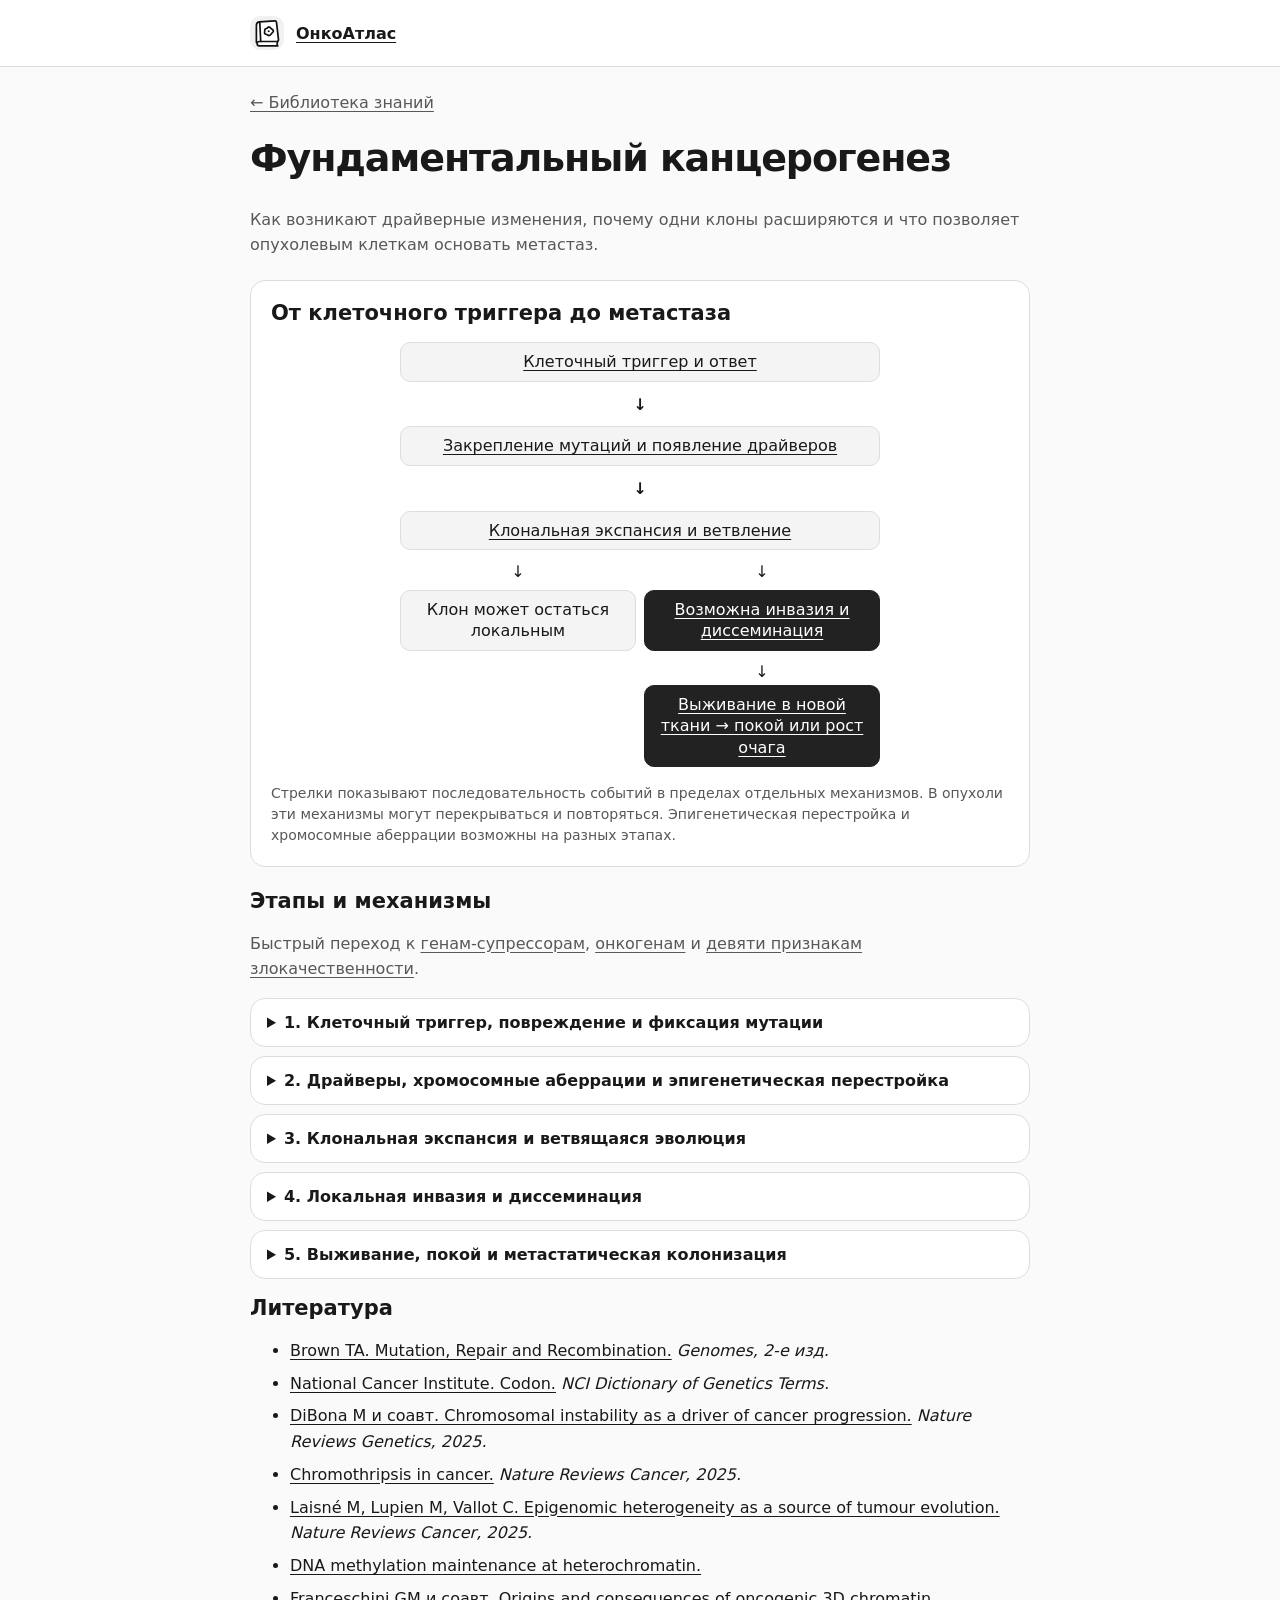
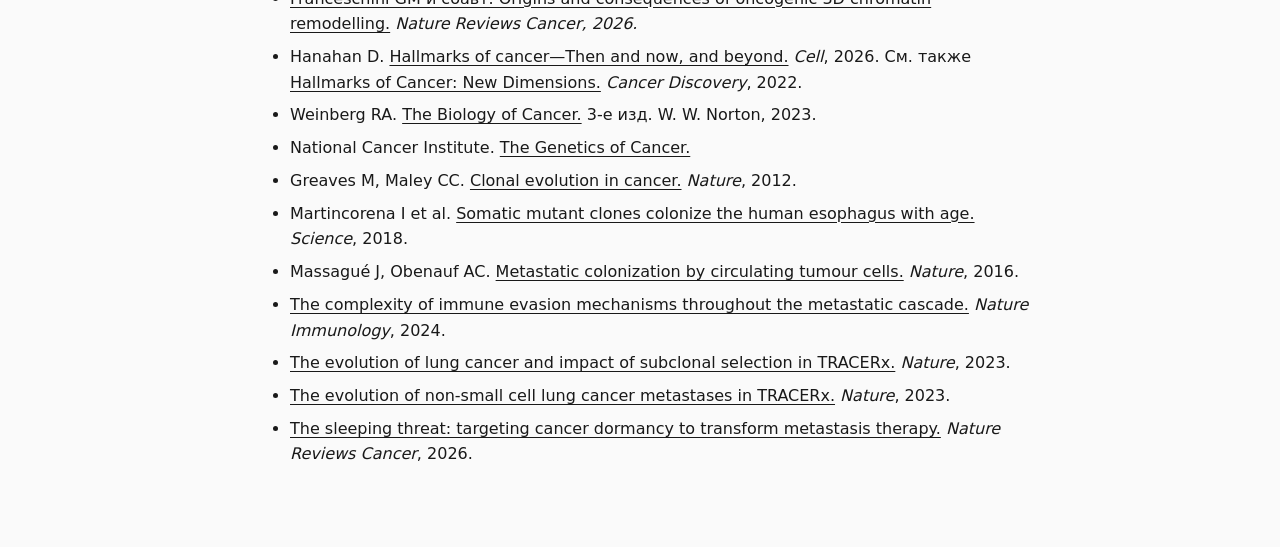
<file: carcinogenesis.html>
<!doctype html>
<html lang="ru">
<head>
  <meta charset="utf-8">
  <meta name="viewport" content="width=device-width, initial-scale=1">
  <title>Фундаментальный канцерогенез — ОнкоАтлас</title>
  <link rel="icon" type="image/svg+xml" href="./atlas-icon.svg">
  <style>
    :root{font-family:Inter,system-ui,-apple-system,Arial,sans-serif;background:#fafafa;color:#191919}
    *{box-sizing:border-box}
    body{margin:0}
    a{color:inherit;text-underline-offset:3px}
    header{background:#fff;border-bottom:1px solid #ddd}
    header div,main{width:min(820px,100%);margin:auto;padding:16px 20px}
    header div{display:flex;align-items:center;gap:12px;font-weight:750}
    main{padding-top:26px;padding-bottom:64px}
    h1{font-size:clamp(27px,5vw,38px);line-height:1.15;letter-spacing:-.03em}
    h2{font-size:21px}
    p,li{line-height:1.6}
    .back,.muted,figcaption{color:#585858}
    figure,details{background:#fff;border:1px solid #ddd;border-radius:15px}
    figure{margin:22px 0;padding:20px}
    figure h2{margin-top:0}
    .path,.branches{list-style:none;margin:0;padding:0;display:grid;justify-items:center;gap:10px}
    .path>li{width:min(100%,480px);text-align:center}
    .path>li+li::before{display:block;content:"↓";font-weight:bold;margin-bottom:9px}
    .node{display:block;background:#f4f4f4;border:1px solid #ddd;border-radius:10px;padding:8px 10px;line-height:1.35}
    .branches{grid-template-columns:1fr 1fr;gap:8px;margin-top:9px}
    .branches li{width:100%;display:grid;align-self:start}
    .branches li::before{content:"↓";margin-bottom:5px}
    .branch-next{margin-top:8px}
    .branches li:last-child .node{background:#222;color:#fff;border-color:#222}
    figcaption{margin-top:16px;font-size:.875rem;line-height:1.5}
    details{margin:9px 0}
    summary{cursor:pointer;padding:14px 16px;font-weight:720}
    details>div{padding:0 16px 14px}
    details p{margin-top:0}
    details[id]{scroll-margin-top:12px}
    .steps{padding-left:1.45rem}
    .steps>li{margin-bottom:.85rem}
    .steps>li::marker{font-weight:700}
    .key-event{background:#f4f4f4;border-left:3px solid #333;padding:10px 12px}
    .hallmark{border-top:1px solid #ddd;margin-top:16px;padding-top:4px}
    .hallmark h4{font-size:1.05rem;margin:12px 0}
    .ref{font-size:.875rem;color:#4e4e4e}
    .references li{margin:.45em 0;overflow-wrap:anywhere}
    @media(max-width:480px){main,header div{padding-inline:14px}figure{padding:14px}.node{font-size:.875rem}}
  </style>
</head>
<body>
  <header><div><img src="./atlas-icon.svg" width="34" height="34" alt=""><a href="./index.html">ОнкоАтлас</a></div></header>
  <main>
    <a class="back" href="./learning-library.html">← Библиотека знаний</a>
    <h1>Фундаментальный канцерогенез</h1>
    <p class="muted">Как возникают драйверные изменения, почему одни клоны расширяются и что позволяет опухолевым клеткам основать метастаз.</p>

    <figure aria-labelledby="path-heading">
      <h2 id="path-heading">От клеточного триггера до метастаза</h2>
      <ol class="path">
        <li><a class="node" href="#damage">Клеточный триггер и ответ</a></li>
        <li><a class="node" href="#drivers">Закрепление мутаций и появление драйверов</a></li>
        <li>
          <a class="node" href="#evolution">Клональная экспансия и ветвление</a>
          <ul class="branches" aria-label="Примеры разных исходов">
            <li><span class="node">Клон может остаться локальным</span></li>
            <li><a class="node" href="#invasion">Возможна инвазия и диссеминация</a><div class="branch-next" aria-hidden="true">↓</div><a class="node" href="#metastasis">Выживание в новой ткани → покой или рост очага</a></li>
          </ul>
        </li>
      </ol>
      <figcaption>Стрелки показывают последовательность событий в пределах отдельных механизмов. В опухоли эти механизмы могут перекрываться и повторяться. Эпигенетическая перестройка и хромосомные аберрации возможны на разных этапах.</figcaption>
    </figure>

    <h2>Этапы и механизмы</h2>
    <p class="muted">Быстрый переход к <a href="#suppressors">генам-супрессорам</a>, <a href="#oncogenes">онкогенам</a> и <a href="#hallmarks">девяти признакам злокачественности</a>.</p>
    <details id="damage">
      <summary>1. Клеточный триггер, повреждение и фиксация мутации</summary>
      <div>
        <p class="key-event"><strong>Ключевое событие.</strong> Изменённая последовательность ДНК становится наследуемой при делении клетки.</p>
        <ol class="steps">
          <li><strong>Первичное нарушение.</strong> Под клеточным триггером здесь понимается исходное нарушение, меняющее состояние клетки или её тканевой ниши. На уровне генома возможны повреждение основания, разрыв цепи или ошибка копирования ДНК. Изменение состояния клетки может также начаться с перестройки регуляции генов при прежней последовательности ДНК.</li>
          <li><strong>Защитный ответ.</strong> Клетка распознаёт повреждение и может временно остановить клеточный цикл. Тип повреждения определяет путь репарации. Успешная репарация восстанавливает последовательность. При сохраняющемся стрессе возможны длительная остановка деления, клеточное старение или гибель.</li>
          <li><strong>Ошибка переживает репарацию.</strong> При копировании ДНК полимераза может вставить неверный нуклеотид. Многие такие ошибки удаляет её корректирующая активность. Оставшиеся ошибочные пары может исправить система репарации неспаренных оснований (MMR). При копировании повреждённой матрицы репликация может остановиться либо продолжиться с обходом повреждения, иногда с появлением ошибки.</li>
          <li><strong>Фиксация замены.</strong> Если неспаренные основания сохраняются до следующей репликации, каждая из двух цепей служит самостоятельной матрицей. Из цепи с ошибочно вставленным нуклеотидом может получиться дуплекс с новой комплементарной парой. Например, исходная пара G:C через промежуточную G:T может дать одну молекулу с G:C и одну с A:T. В последней замена уже записана в обеих цепях и копируется при дальнейших делениях. Это один путь фиксации точечной замены. При ошибочном соединении разрывов наследуемое изменение может возникнуть непосредственно в ходе репарации.</li>
          <li><strong>Последствие для кодона.</strong> В кодирующей области фиксированное изменение ДНК отражается в последовательности мРНК. Рибосома читает её тройками нуклеотидов. Например, замена GAG → GTG в кодирующей цепи ДНК даёт GAG → GUG в мРНК и меняет глутамат на валин. Замена может сохранить аминокислоту, изменить её или создать преждевременный стоп-кодон. Вставка или делеция в кодирующей области со сдвигом рамки меняет чтение последующих кодонов. Фиксация происходит в ДНК независимо от того, расположен вариант внутри кодона, в регуляторной области или в другом участке генома.</li>
        </ol>
        <h3>Два смысла закрепления</h3>
        <p>На молекулярном уровне фиксируется последовательность в конкретной молекуле ДНК. На уровне ткани меняется доля клеток, несущих эту последовательность. Вариант может сохраниться в нескольких потомках и исчезнуть при гибели этой линии. Если он возник в клетке, способной долго поддерживать потомство, у него больше возможностей остаться в ткани. Для последующего обнаружения варианта важна численность клона и то, из какого участка взят образец.</p>
        <p class="ref">Источники <a href="#src-repair">NCBI Bookshelf, репликация и репарация</a>, <a href="#src-codon">NCI, генетический код</a>, <a href="#src-weinberg">Weinberg</a>.</p>
      </div>
    </details>
    <details id="drivers">
      <summary>2. Драйверы, хромосомные аберрации и эпигенетическая перестройка</summary>
      <div>
        <p class="key-event"><strong>Ключевое событие.</strong> Изменение становится драйвером, когда его функциональный эффект даёт клеткам преимущество в данном тканевом контексте.</p>
        <ol class="steps">
          <li><strong>Появление вариантов разных масштабов.</strong> Помимо точечных замен и коротких вставок или делеций возникают хромосомные аберрации. Структурные изменения включают делеции, дупликации, амплификации, инверсии и транслокации. Численные изменения включают приобретение или потерю отдельных хромосом (анеуплоидию). Хромосомная нестабильность означает повышенную частоту новых изменений, тогда как анеуплоидия описывает состояние набора хромосом в конкретной клетке.</li>
          <li><strong>Формирование аберрации.</strong> Двунитевые разрывы ДНК или срыв репликации могут создать фрагменты, которые при ошибочном соединении формируют новые стыки. Ошибка расхождения хромосом даёт дочерним клеткам разное число копий. Отставшая хромосома иногда оказывается в микроядре, где нарушение репликации и повреждение ДНК могут привести к фрагментации. Сборка фрагментов в новом порядке может дать хромотрипсис — множество перестроек, возникших за один эпизод.</li>
          <li><strong>Изменение дозы или функции гена.</strong> Делеция может удалить рабочий аллель супрессора, амплификация — увеличить число копий онкогена, а транслокация — образовать химерный ген или поместить ген рядом с регуляторным элементом, меняющим его экспрессию. При потере гетерозиготности клетка утрачивает один из различавшихся аллелей в данном участке. Это возможно как при делеции, так и без изменения числа копий. У ряда супрессоров важна потеря обеих функциональных копий. При наследственной предрасположенности одна копия может быть изменена исходно, а вторая теряется или инактивируется соматически.</li>
          <li><strong>Перестройка эпигенома.</strong> Метилирование ДНК, модификации гистонов и перестройка положения нуклеосом меняют доступность промоторов и энхансеров. В результате меняются набор активных генов и клеточное состояние. При делении часть этих состояний воспроизводится в потомстве. Например, DNMT1 при участии UHRF1 поддерживает метилирование CpG после репликации, добавляя метильные группы на новой цепи рядом с метилированными участками материнской цепи. Другие состояния зависят от сигналов ниши и могут обратимо меняться.</li>
          <li><strong>Взаимное усиление генетических и эпигенетических изменений.</strong> Метилирование промотора <strong>MLH1</strong> может снизить его экспрессию и вызвать дефицит MMR. Тогда увеличивается вероятность сохранения ошибок репликации, в том числе изменений длины микросателлитов. В обратном направлении варианты в генах, регулирующих хроматин, способны менять доступность регуляторных участков и программу транскрипции.</li>
          <li><strong>Функциональный отбор.</strong> Активация онкогена может усиливать сигнал деления, инактивация супрессора — ослаблять контроль роста, а дефект репарации — повышать темп накопления новых вариантов. Одни изменения становятся драйверами в данной ткани. Пассажирские варианты могут распространиться вместе с таким изменением, поскольку находятся в тех же клетках и наследуются их потомками.</li>
        </ol>
        <h3 id="suppressors">Как выключаются гены-супрессоры опухолей</h3>
        <ol class="steps">
          <li><strong>Утрата функции аллеля.</strong> Нонсенс-вариант, сдвиг рамки, нарушение сплайсинга или делеция могут снизить количество функционального белка. Некоторые миссенс-варианты нарушают его активность. Метилирование промотора может подавить транскрипцию сохранённого гена.</li>
          <li><strong>Утрата остаточной функции.</strong> В классической модели двух событий для <i>RB1</i> вторая функциональная копия может исчезнуть при делеции или потере гетерозиготности без изменения числа копий. При наследственной предрасположенности первый патогенный вариант уже присутствует в зародышевой линии. Есть и другие модели. При гаплонедостаточности снижение дозы одной копии имеет фенотипический эффект. Некоторые варианты <i>TP53</i> оказывают доминантно-негативное действие на комплексы с белком дикого типа.</li>
          <li><strong>Обход контрольной точки.</strong> В норме pRB связывает E2F и ограничивает транскрипцию генов S-фазы. При утрате <i>RB1</i> этот барьер ослабевает. Тот же путь может быть нарушен без мутации <i>RB1</i>. Например, потеря p16, продукта <i>CDKN2A</i>, снимает торможение CDK4/6 и облегчает фосфорилирование pRB. При утрате ответа p53 снижается способность клетки индуцировать p21 и остановить цикл при повреждении ДНК.</li>
        </ol>
        <p class="key-event"><strong>Ключевое событие.</strong> Клетка продолжает делиться в условиях, в которых неповреждённая контрольная система ограничила бы рост или запустила другой защитный ответ.</p>
        <h4 id="knudson">Гипотеза двух ударов Кнудсона</h4>
        <p>В 1971 году Кнудсон по распределению возраста диагностики и числа очагов ретинобластомы предположил, что для её возникновения нужны два события. Сегодня классическую модель объясняют утратой функции обеих копий <i>RB1</i> в одной клеточной линии.</p>
        <ul>
          <li><strong>Наследственная предрасположенность.</strong> Конституциональный патогенный вариант уже затрагивает одну копию <i>RB1</i>. Независимый соматический удар в разных клетках сетчатки объясняет возможность ранних, множественных и двусторонних очагов.</li>
          <li><strong>Спорадический путь.</strong> Оба события возникают соматически в одной клеточной линии. Второй удар может быть связан с делецией, потерей гетерозиготности без изменения числа копий или другим инактивирующим событием.</li>
        </ul>
        <p>Гипотеза описывает классический путь инактивации супрессора. Для других генов важны также гаплонедостаточность и доминантно-негативные эффекты. Один вариант в опухолевом образце сам по себе не устанавливает его герминальное происхождение.</p>
        <p class="ref"><a href="https://pubmed.ncbi.nlm.nih.gov/5279523/">Кнудсон, PNAS, 1971 · первичное исследование</a>.</p>
        <h3 id="oncogenes">Как активируются протоонкогены и блокируются онкогенные сигналы</h3>
        <ol class="steps">
          <li><strong>Усиление активности или экспрессии.</strong> Активирующий вариант <i>KRAS</i> может увеличить долю белка в активном ГТФ-связанном состоянии. Амплификация <i>ERBB2</i> повышает дозу гена и может увеличить количество рецептора HER2. При перестройке <i>BCR::ABL1</i> образуется белок со стойкой активностью тирозинкиназы. Перенос гена в область действия активного энхансера также может усилить экспрессию.</li>
          <li><strong>Передача сигнала.</strong> Сигнальные каскады, например RAF–MEK–ERK и PI3K–AKT, меняют транскрипцию, клеточный цикл и выживание. Для ряда активирующих вариантов достаточно одной копии, чтобы изменить сигнал на уровне клетки. Появление опухоли зависит от ткани, дополнительных событий и сохранности защитных ответов.</li>
          <li><strong>Ограничение сигнала.</strong> В норме сигнал прекращают, среди прочего, гидролиз ГТФ белками RAS, фосфатазы и отрицательные обратные связи. Сильный онкогенный сигнал в некоторых клетках запускает старение через системы p53 или p16–pRB. При утрате этих барьеров клон может пережить сигнал и расшириться. Подавление активности онкогенного продукта способно ослабить рост зависимого от него клона, но опухолевые клетки могут поддерживать рост через другие пути.</li>
        </ol>
        <p class="key-event"><strong>Ключевое событие.</strong> Онкогенный сигнал становится устойчивым, а клетка приобретает способность использовать его для роста или выживания.</p>
        <h3>Как различаются изменения последовательности и регуляции</h3>
        <p>Утрата экспрессии гена может иметь несколько механизмов. При делеции удаляется часть последовательности или весь ген. При эпигенетическом выключении последовательность может сохраниться, а транскрипция снижается из-за изменения состояния промотора и окружающего хроматина. При перестройке генома может измениться трёхмерное соседство регуляторных участков. Например, энхансер может начать действовать на другой промотор. Тогда белок сохраняет прежнюю последовательность, а его количество или условия экспрессии меняются.</p>
        <p>Эпигенетическая перестройка бывает неоднородной. В опухолевом геноме могут одновременно наблюдаться общее снижение метилирования в одних областях и локальное повышение метилирования в других. Функциональный эффект зависит от того, где расположено изменение и какие регуляторные элементы работают в этой клетке. При наследовании состояния через деления сохраняется программа экспрессии, а степень её устойчивости зависит от механизмов поддержания и сигналов ткани.</p>
        <p class="ref">Источники <a href="#src-cin">DiBona и соавт.</a>, <a href="#src-chromo">обзор хромотрипсиса</a>, <a href="#src-epi">Laisné и соавт.</a>, <a href="#src-3d">Franceschini и соавт.</a>, <a href="#src-methylation">поддержание метилирования ДНК</a>, <a href="#src-nci">NCI</a>, <a href="#src-hanahan">Hanahan</a>.</p>
      </div>
    </details>
    <details id="evolution">
      <summary>3. Клональная экспансия и ветвящаяся эволюция</summary>
      <div>
        <p class="key-event"><strong>Ключевое событие.</strong> Экспансия изменённой клеточной линии создаёт популяцию, внутри которой возникают и отбираются новые субклоны.</p>
        <ol class="steps">
          <li><strong>Расширение клона.</strong> Если потомки изменённой клетки чаще делятся, реже погибают или дольше удерживаются в нише, их доля может вырасти. В ткани при этом могут сосуществовать несколько независимо возникших клонов.</li>
          <li><strong>Ветвление.</strong> В разных потомках возникают дополнительные варианты. Изменения, общие для обследованных опухолевых клеток, относят к стволу реконструированного дерева. Изменения отдельных субклонов формируют ветви. Вывод зависит от полноты отбора образцов.</li>
          <li><strong>Отбор и дрейф.</strong> Пространственные различия снабжения кислородом и взаимодействия с иммунной системой создают разные условия отбора. Численность субклонов также меняется случайно, особенно при резком сокращении популяции.</li>
          <li><strong>Формирование функций опухоли.</strong> В ходе роста могут сочетаться устойчивый пролиферативный сигнал, уклонение от гибели, поддержание теломер, метаболическая адаптация, использование сосудов и иммунное уклонение. Пластичность позволяет клеткам одного генотипа переходить между состояниями с разной пролиферативной и миграционной активностью.</li>
        </ol>
        <h3>Что формирует неоднородность</h3>
        <p>Клональная экспансия увеличивает число клеток, в которых могут возникать новые варианты. При ветвящейся эволюции несколько субклонов сосуществуют и конкурируют. Состав разных участков опухоли может отличаться, поскольку доступ к кислороду, строме и иммунным клеткам неодинаков. Наряду с отбором частоты вариантов меняются вследствие случайного дрейфа и резких сокращений численности популяции. Поэтому распространённость варианта сама по себе не доказывает, что он обеспечил преимущество. Мультирегионное секвенирование помогает отличить изменения, общие для нескольких участков, от обнаруживаемых только в части образцов.</p>
        <h3>Генотип и состояние клетки</h3>
        <p>Клетки одного субклона могут различаться по экспрессии генов и способности делиться или мигрировать. Гипоксия, воспалительные сигналы и контакт со стромой способны изменять клеточное состояние без появления новой мутации. Эта пластичность дополняет генетическую гетерогенность. В результате полезное в одной нише свойство может оказаться нейтральным или неблагоприятным в другой. Свойства злокачественности складываются из взаимодействия нескольких клеточных программ, а также из вклада окружающих клеток.</p>
        <h3>Что меняется при переходе от экспансии к прогрессии</h3>
        <p>Преимущество, способствующее росту раннего клона, может сохраняться и в поздней опухоли. Для прогрессии могут потребоваться дополнительные функции, например способность переносить недостаток питания или выживать при потере контакта с привычным матриксом. Такие функции могут возникать в разных ветвях независимо. Это объясняет, почему эволюционно разные субклоны иногда приходят к сходному фенотипу.</p>
        <section aria-labelledby="clonal-resistance">
          <h3 id="clonal-resistance">Клональная эволюция и резистентность</h3>
          <p>Выберите этап условного НМРЛ. A обозначает общее изменение на стволе дерева, B и C — изменения разных ветвей. Буквы иллюстрируют родство клонов.</p>
          <details name="clonal-course" open>
            <summary>Первичная опухоль</summary>
            <div><p><strong>Общее изменение A → ветви A+B и A+C.</strong> Если биопсия пришлась на участок A+B, лаборатория может обнаружить оба этих изменения. Ветвь A+C может остаться за пределами образца.</p></div>
          </details>
          <details name="clonal-course">
            <summary>Метастаз</summary>
            <div><p><strong>Ветвь A+C → дочерняя популяция в другом органе.</strong> Метастаз может сохранить общие изменения и приобрести новые. В TRACERx многорегионный отбор позволял точнее оценить время расхождения ветвей. Данные получены в когорте НМРЛ и зависят от доступных образцов.</p></div>
          </details>
          <details name="clonal-course">
            <summary>Прогрессирование после терапии</summary>
            <div><p><strong>Сокращение чувствительных клеток → относительный рост устойчивой ветви.</strong> Терапия может отобрать малочисленный исходный субклон. Новое изменение может также закрепиться в выжившей популяции. Обнаружение варианта только при прогрессировании само по себе не датирует его возникновение.</p></div>
          </details>
          <p><strong>Три механизма выживания.</strong> Генетическая резистентность связана с наследуемым изменением, например с изменением мишени или активацией обходного пути. Обратимую лекарственную толерантность показали в клеточных моделях, где выживающая субпопуляция меняла состояние и могла вновь стать чувствительной. Смену клеточной линии наблюдали и в биопсиях пациентов: после ингибиторов EGFR часть аденокарцином трансформировалась в мелкоклеточный рак. ДНК-тест плазмы не определяет гистотип, поэтому при подозрении на трансформацию значима морфология повторной биопсии, если её можно получить.</p>
          <p class="ref"><a href="https://www.nature.com/articles/s41586-023-05729-x">TRACERx, Nature, 2023</a> · <a href="https://pubmed.ncbi.nlm.nih.gov/20371346/">Sharma и соавт., Cell, 2010</a> · <a href="https://pubmed.ncbi.nlm.nih.gov/21430269/">Sequist и соавт., Sci Transl Med, 2011</a>.</p>
          <p><a href="./index.html#card/c001">Аденокарцинома лёгкого</a></p>
        </section>
        <section aria-labelledby="hallmarks">
          <h3 id="hallmarks">Как формируются девять признаков злокачественности</h3>
          <p>Модель Hanahan 2026 года описывает девять приобретаемых функций опухоли. Ниже показаны типичные последовательности внутри каждой функции. Они могут возникать в разном порядке, перекрываться и обеспечиваться совместно опухолевыми клетками и микроокружением.</p>
        <article class="hallmark" id="hallmark-proliferation">
          <h4>Устойчивый пролиферативный сигнал</h4>
          <p class="key-event"><strong>Ключевое событие.</strong> Сигнал сохраняется или повторно запускается там, где в норме он прекращается.</p>
          <ol class="steps">
          <li><strong>Запуск.</strong> Активирующий вариант сигнального белка, избыток рецепторов или поступление факторов роста от самого клона и стромы поддерживают входной сигнал.</li>
          <li><strong>Передача.</strong> Сигналы через ERK и другие каскады меняют уровни регуляторов клеточного цикла, включая циклины.</li>
          <li><strong>Результат.</strong> При доступных ресурсах и ослабленных контрольных точках больше клеток входит в цикл и даёт потомство.</li>
          </ol>
        </article>
        <article class="hallmark" id="hallmark-growth-suppression">
          <h4>Уклонение от подавления роста</h4>
          <p class="key-event"><strong>Ключевое событие.</strong> Ослабевает способность остановить цикл при повреждении или антипролиферативном сигнале.</p>
          <ol class="steps">
          <li><strong>Обычный барьер.</strong> Повреждение ДНК может активировать p53–p21, а pRB ограничивает E2F и вход в S-фазу.</li>
          <li><strong>Обход.</strong> Утрата супрессора или нарушение его сигнального пути снижает ответ на тормозящий сигнал. Механизмы разобраны в <a href="#suppressors">блоке о супрессорах</a>.</li>
          <li><strong>Результат.</strong> Клетка может пройти контрольную точку и передать изменения потомству.</li>
          </ol>
        </article>
        <article class="hallmark" id="hallmark-cell-death">
          <h4>Устойчивость к клеточной гибели</h4>
          <p class="key-event"><strong>Ключевое событие.</strong> Порог активации гибели повышается, и часть клеток переживает стресс.</p>
          <ol class="steps">
          <li><strong>Стресс.</strong> Сигналы повреждения, дефицита ресурсов или отрыва от матрикса могут запустить апоптоз.</li>
          <li><strong>Обход.</strong> Избыток антиапоптотических белков, например BCL-2 в некоторых опухолях, ограничивает активацию BAX/BAK. Тогда митохондрии реже высвобождают цитохром c, необходимый для запуска этого пути каспаз.</li>
          <li><strong>Результат.</strong> Клетки переживают условия, которые могли бы сократить численность клона. У других опухолей сопротивление гибели может опираться на другие механизмы.</li>
          </ol>
        </article>
        <article class="hallmark" id="hallmark-immortality">
          <h4>Репликативное бессмертие</h4>
          <p class="key-event"><strong>Ключевое событие.</strong> Поддержание теломер позволяет клеточной линии пройти больше делений.</p>
          <ol class="steps">
          <li><strong>Укорочение теломер.</strong> При серии делений чрезмерно короткие теломеры запускают ответ на повреждение и могут вызвать остановку цикла.</li>
          <li><strong>Кризис.</strong> При обходе контрольных точек незащищённые концы хромосом могут сливаться и разрываться. Часть клеток погибает, а в выживших могут появляться перестройки.</li>
          <li><strong>Стабилизация.</strong> Реактивация теломеразы или рекомбинационный механизм альтернативного удлинения теломер (ALT) могут поддержать теломеры. У некоторых клеток стабилизация происходит до выраженного кризиса.</li>
          </ol>
        </article>
        <article class="hallmark" id="hallmark-vasculature">
          <h4>Получение доступа к сосудам</h4>
          <p class="key-event"><strong>Ключевое событие.</strong> Растущий очаг получает доступ к кровотоку через новые или существующие сосуды.</p>
          <ol class="steps">
          <li><strong>Потребность.</strong> По мере роста диффузия кислорода и питательных веществ ограничивает жизнеспособность части опухоли.</li>
          <li><strong>Ответ.</strong> Гипоксия может стабилизировать HIF и повысить экспрессию VEGF, стимулируя прорастание сосудов. При кооптации опухолевые клетки растут вдоль уже существующих сосудов ткани.</li>
          <li><strong>Результат.</strong> Доступ к кровотоку поддерживает рост очага. Неоднородность перфузии сохраняет участки гипоксии и влияет на отбор клеток.</li>
          </ol>
        </article>
        <article class="hallmark" id="hallmark-metabolism">
          <h4>Перестройка клеточного метаболизма</h4>
          <p class="key-event"><strong>Ключевое событие.</strong> Клетка перераспределяет питательные вещества между энергией, синтезом биомассы и защитой от стресса.</p>
          <ol class="steps">
          <li><strong>Сигнал.</strong> Пролиферативные пути и условия ниши меняют транспорт питательных веществ и экспрессию ферментов.</li>
          <li><strong>Адаптация.</strong> В части опухолей усиливается гликолиз даже при наличии кислорода. Его промежуточные продукты могут идти на синтез макромолекул. Митохондриальное дыхание и использование других субстратов также могут сохраняться.</li>
          <li><strong>Результат.</strong> Субклоны получают разные преимущества в зависимости от снабжения кислородом, глюкозой и другими субстратами.</li>
          </ol>
        </article>
        <article class="hallmark" id="hallmark-immune-evasion">
          <h4>Уклонение от иммунного уничтожения</h4>
          <p class="key-event"><strong>Ключевое событие.</strong> Часть опухолевых клеток сохраняется под иммунным давлением.</p>
          <ol class="steps">
          <li><strong>Распознавание.</strong> Т-лимфоциты могут распознавать опухолевые антигены на молекулах HLA класса I и уничтожать соответствующие клетки.</li>
          <li><strong>Отбор и подавление.</strong> Под иммунным давлением могут сохраняться варианты с потерей антигена или нарушенной презентацией. Сигнал PD-L1–PD-1 и факторы местной стромы могут ограничивать активность Т-клеток.</li>
          <li><strong>Результат.</strong> Менее заметные клетки или клетки в иммуносупрессивной нише получают преимущество в выживании. Уменьшение HLA класса I может одновременно повысить чувствительность к NK-клеткам.</li>
          </ol>
        </article>
        <article class="hallmark" aria-labelledby="antigen-camouflage">
          <h4 id="antigen-camouflage">Антигенный камуфляж опухолевых клеток</h4>
          <p>Здесь «антигенный камуфляж» означает физическое экранирование поверхности опухолевой клетки. Богатый муцинами гликокаликс может создавать стерический барьер для контакта иммунной клетки с мишенью. В экспериментальных моделях такой барьер снижал эффективность цитотоксического контакта.</p>
          <p><strong>Различайте три механизма.</strong> При экранировании поверхностная мишень сохраняется, но доступ к ней ограничен. При утрате антигена или дефекте презентации уменьшается количество доступных комплексов пептид–HLA. При сигнале PD-1–PD-L1 ограничивается активация Т-клетки. Механизмы могут сочетаться.</p>
          <p>Экспериментальные данные подтверждают возможность механизма. Клиническое значение зависит от типа опухоли и иммунного ответа, а измерение толщины гликокаликса не является установленным критерием выбора терапии.</p>
          <p class="ref"><a href="https://www.nature.com/articles/s41563-024-01808-0">Nature Materials, 2024 · экспериментальное исследование гликокаликса</a>.</p>
        </article>
        <article class="hallmark" id="hallmark-plasticity">
          <h4>Фенотипическая пластичность</h4>
          <p class="key-event"><strong>Ключевое событие.</strong> Клетки меняют состояние и приобретают свойства, важные для текущей ниши.</p>
          <ol class="steps">
          <li><strong>Сигнал.</strong> Гипоксия, взаимодействие со стромой и изменения внутриклеточных путей могут перестраивать транскрипцию и доступность хроматина.</li>
          <li><strong>Переход.</strong> Клетка может ослабить программу дифференцировки, приобрести свойства самоподдержания или перейти в другое состояние клеточной линии. Часть переходов обратима.</li>
          <li><strong>Результат.</strong> Потомки одной генетической линии могут различаться по способности делиться, переживать стресс и мигрировать. Условия ткани влияют на долю каждого состояния.</li>
          </ol>
        </article>
        <article class="hallmark" id="hallmark-spread">
          <h4>Инвазия и метастазирование</h4>
          <p class="key-event"><strong>Ключевое событие.</strong> Диссеминированная клетка даёт потомство, способное устойчиво расти в другой ткани.</p>
          <ol class="steps">
          <li><strong>Локальная инвазия.</strong> Перестройка адгезии и матрикса облегчает перемещение через тканевые границы.</li>
          <li><strong>Диссеминация.</strong> Клетки достигают другого участка по сосудистому пути либо, в подходящем анатомическом контексте, распространяются по серозной полости.</li>
          <li><strong>Колонизация.</strong> В новой нише клетки могут погибнуть, перейти в покой или дать растущий очаг. Последовательность подробно раскрыта в этапах <a href="#invasion">инвазии</a> и <a href="#metastasis">колонизации</a>.</li>
          </ol>
        </article>
        </section>
        <h3>Что способствует формированию признаков</h3>
        <ul class="steps">
          <li><strong>Утрата целостности генома.</strong> Дефекты репарации, репликационный стресс или ошибки сегрегации увеличивают разнообразие вариантов. Отбор может закрепить варианты, поддерживающие рост или выживание.</li>
          <li><strong>Опухоль-промотирующее воспаление.</strong> Сигналы иммунных и стромальных клеток могут поддерживать выживание и пролиферацию, изменять сосуды и перестраивать матрикс. Эффект зависит от состава клеток и контекста воспаления.</li>
          <li><strong>Немутационная эпигенетическая перестройка.</strong> Изменение хроматина и регуляции транскрипции меняет состояние клетки без замены нуклеотида. Это может поддерживать адаптацию к нише и усиливать другие признаки.</li>
          <li><strong>Микробиота.</strong> В отдельных опухолевых контекстах микробные сообщества и их продукты меняют воспалительные сигналы и противоопухолевый иммунитет. Вклад зависит от локализации и состава микробиоты.</li>
          <li><strong>Иннервация.</strong> В некоторых опухолях нервные волокна и медиаторы меняют сигналы роста и поведение клеток стромы. Опухоль, в свою очередь, может выделять факторы, влияющие на рост нервных волокон.</li>
        </ul>
        <p>В модели 2026 года эти пять характеристик способствуют приобретению опухолевых функций. Сенесцентные клетки рассматриваются среди клеток микроокружения. Их секреторные сигналы в некоторых условиях поддерживают воспаление и перестройку ткани.</p>
        <p class="ref">Модель и механизмы <a href="#src-hanahan">Hanahan, Cell, 2026</a>.</p>
        <p class="ref">Источники <a href="#src-clones">Greaves и Maley</a>, <a href="#src-normal">Martincorena и соавт.</a>, <a href="#src-tracerx">TRACERx</a>, <a href="#src-hanahan">Hanahan</a>, <a href="#src-epi">Laisné и соавт.</a>.</p>
      </div>
    </details>
    <details id="invasion">
      <summary>4. Локальная инвазия и диссеминация</summary>
      <div>
        <p class="key-event"><strong>Ключевое событие.</strong> Опухолевые клетки пересекают тканевую границу и получают доступ к путям распространения.</p>
        <ol class="steps">
          <li><strong>Выход в строму.</strong> Для эпителиальной опухоли локальная инвазия означает прохождение через базальную мембрану. Изменения адгезии, клеточной подвижности и внеклеточного матрикса позволяют клеткам перемещаться поодиночке или коллективно. Частичная эпителиально-мезенхимальная пластичность может облегчать этот переход.</li>
          <li><strong>Интравазация.</strong> При сосудистом пути отдельные клетки или кластеры проникают в кровеносные или лимфатические сосуды. При транскоэломическом распространении клетки отсоединяются и распространяются по серозной полости.</li>
          <li><strong>Выживание в пути.</strong> В кровотоке клетки сталкиваются с механической нагрузкой, иммунным надзором и потерей опоры на матрикс, которая способна вызвать аноикис — форму клеточной гибели. Состав кластера и взаимодействие с клетками крови могут менять шансы на выживание.</li>
          <li><strong>Задержка и экстравазация.</strong> Выжившие клетки могут задержаться в сосудистом русле органа, взаимодействовать с эндотелием и выйти через сосудистую стенку. При распространении по серозной полости сопоставимый барьер — прикрепление к поверхности и внедрение в подлежащую ткань.</li>
        </ol>
        <h3>Пересечение тканевых и сосудистых границ</h3>
        <p>Инвазивная клетка должна изменить взаимодействие с соседями и с матриксом. В одних случаях клетки мигрируют поодиночке, в других сохраняют часть межклеточных контактов и движутся коллективно. Опухолевые и стромальные клетки могут перестраивать матрикс, создавая участки, по которым легче перемещаться. Изменения межклеточной адгезии могут быть частичными и обратимыми. Универсального требования пройти полную эпителиально-мезенхимальную трансформацию для всех опухолей нет.</p>
        <h3>От интравазации до выхода в орган</h3>
        <p>Интравазация — попадание в просвет сосуда. После неё клетки должны пережить циркуляцию, прикрепиться в новом сосудистом русле и в ряде случаев пересечь эндотелий, то есть экстравазировать. Клеточные кластеры встречаются реже одиночных циркулирующих клеток, но в ряде моделей имеют повышенный метастатический потенциал. Диссеминация может происходить и по поверхности серозных полостей, например при транскоэломическом распространении. Наличие опухолевых клеток в крови или в отдалённой ткани отражает прохождение части каскада. Следующий барьер — длительное выживание и рост в чужой ткани.</p>
        <h3>Почему этапы диссеминации различают</h3>
        <p>Способность двигаться через строму, выдерживать циркуляцию и покидать сосуд зависит от разных клеточных свойств и взаимодействий с тканями. Клон, эффективно проходящий один барьер, может остановиться на следующем. После выхода из сосуда клетке предстоит образовать жизнеспособное потомство в новой нише, где условия отбора отличаются от условий в первичной опухоли.</p>
        <p class="ref">Источники <a href="#src-hanahan">Hanahan</a>, <a href="#src-metastasis">Massagué и Obenauf</a>, <a href="#src-immune">обзор иммунного уклонения</a>.</p>
      </div>
    </details>
    <details id="metastasis">
      <summary>5. Выживание, покой и метастатическая колонизация</summary>
      <div>
        <p class="key-event"><strong>Ключевое событие.</strong> Клинически выявляемый метастаз формируется, когда диссеминированные клетки дают устойчиво растущее потомство в новом органе.</p>
        <ol class="steps">
          <li><strong>Адаптация к новой нише.</strong> Доставка клеток зависит от путей оттока и сосудистого русла. После попадания в орган важны доступность питательных веществ, сигналы стромы, адгезия к матриксу и местная иммунная реакция. Эти факторы вместе формируют органотропность.</li>
          <li><strong>Гибель, покой или рост.</strong> Диссеминированные клетки могут погибнуть, остаться жизнеспособными в покое либо начать делиться. При клеточном покое отдельная клетка обратимо выходит из цикла. При покое микрометастаза размер популяции может оставаться стабильным за счёт равновесия деления и гибели клеток.</li>
          <li><strong>Выход из покоя.</strong> Изменение матрикса и сигналов ниши может изменить состояние диссеминированной клетки. Выход из покоя в некоторых моделях сопровождается перестройкой хроматина и восстановлением пролиферативной программы. Сроки и механизмы различаются между опухолями и органами.</li>
          <li><strong>Рост и дальнейшая эволюция.</strong> Для устойчивого роста очагу нужны снабжение и способность сохраняться под местным иммунным давлением. Метастаз может происходить от одной клеточной линии или от нескольких субклонов, а его популяция продолжает эволюционировать. Родство очагов реконструируют по общим вариантам и различиям между ними.</li>
        </ol>
        <h3>Почему метастазы растут в определённых органах</h3>
        <p>Распределение метастазов зависит как от путей оттока, так и от условий роста в органе. Например, венозный отток от значительной части кишечника через воротную вену увеличивает вероятность попадания клеток в печень. Однако сосудистая доставка сама по себе не гарантирует очаг. Выживание определяется доступностью местных сигналов, питанием и способностью взаимодействовать с матриксом и иммунными клетками. В некоторых опухолях первичный очаг выделяет факторы, способные предварительно менять свойства отдалённой ткани. Значение такого эффекта зависит от опухоли и органа.</p>
        <h3>Что следует из длительного покоя</h3>
        <p>Остановка деления отдельной клетки отличается от стабильного размера микроскопического очага. Во втором случае часть клеток может делиться, пока их прирост компенсируется гибелью или ограничивается иммунным ответом и кровоснабжением. Изменения ниши могут способствовать выходу из покоя. Сравнение первичной опухоли и метастазов показывает разные эволюционные сценарии: очаг может возникнуть от одного или нескольких субклонов, а его потомки продолжают изменяться. Геномное сходство между очагами позволяет реконструировать их родство, но само по себе не устанавливает точный момент диссеминации.</p>
        <h3>Смена требований к клетке после диссеминации</h3>
        <p>Для миграции могут быть выгодны подвижность и временное снижение пролиферации. Для роста метастаза критично возобновить деление и поддерживать клеточную популяцию. Пластичность помогает части клеток менять эти свойства по мере перехода между нишами. В результате состав метастаза отражает и клональный отбор, и смену состояний клеток после их попадания в новый орган.</p>
        <p class="ref">Источники <a href="#src-metastasis">Massagué и Obenauf</a>, <a href="#src-dormancy">Nature Reviews Cancer, 2026</a>, <a href="#src-tracerx-met">TRACERx</a>.</p>
      </div>
    </details>

    <section class="references" aria-labelledby="sources">
      <h2 id="sources">Литература</h2>
      <ul>
        <li id="src-repair"><a href="https://www.ncbi.nlm.nih.gov/books/NBK21114/">Brown TA. Mutation, Repair and Recombination.</a> <em>Genomes, 2-е изд.</em></li>
        <li id="src-codon"><a href="https://www.cancer.gov/publications/dictionaries/genetics-dictionary/def/codon">National Cancer Institute. Codon.</a> <em>NCI Dictionary of Genetics Terms.</em></li>
        <li id="src-cin"><a href="https://www.nature.com/articles/s41576-024-00761-7">DiBona M и соавт. Chromosomal instability as a driver of cancer progression.</a> <em>Nature Reviews Genetics, 2025.</em></li>
        <li id="src-chromo"><a href="https://www.nature.com/articles/s41568-024-00769-5">Chromothripsis in cancer.</a> <em>Nature Reviews Cancer, 2025.</em></li>
        <li id="src-epi"><a href="https://www.nature.com/articles/s41568-024-00757-9">Laisné M, Lupien M, Vallot C. Epigenomic heterogeneity as a source of tumour evolution.</a> <em>Nature Reviews Cancer, 2025.</em></li>
        <li id="src-methylation"><a href="https://pmc.ncbi.nlm.nih.gov/articles/PMC13742124/">DNA methylation maintenance at heterochromatin.</a></li>
        <li id="src-3d"><a href="https://www.nature.com/articles/s41568-026-00969-1">Franceschini GM и соавт. Origins and consequences of oncogenic 3D chromatin remodelling.</a> <em>Nature Reviews Cancer, 2026.</em></li>
        <li id="src-hanahan">Hanahan D. <a href="https://pubmed.ncbi.nlm.nih.gov/41616779/">Hallmarks of cancer—Then and now, and beyond.</a> <em>Cell</em>, 2026. См. также <a href="https://pubmed.ncbi.nlm.nih.gov/35022204/">Hallmarks of Cancer: New Dimensions.</a> <em>Cancer Discovery</em>, 2022.</li>
        <li id="src-weinberg">Weinberg RA. <a href="https://wwnorton.co.uk/books/9780393887587-the-biology-of-cancer-007c6d0d-a81d-4406-931a-054f546307d1">The Biology of Cancer.</a> 3-е изд. W. W. Norton, 2023.</li>
        <li id="src-nci">National Cancer Institute. <a href="https://www.cancer.gov/about-cancer/causes-prevention/genetics">The Genetics of Cancer.</a></li>
        <li id="src-clones">Greaves M, Maley CC. <a href="https://www.nature.com/articles/nature10762">Clonal evolution in cancer.</a> <em>Nature</em>, 2012.</li>
        <li id="src-normal">Martincorena I et al. <a href="https://pmc.ncbi.nlm.nih.gov/articles/PMC6298579/">Somatic mutant clones colonize the human esophagus with age.</a> <em>Science</em>, 2018.</li>
        <li id="src-metastasis">Massagué J, Obenauf AC. <a href="https://www.nature.com/articles/nature17038">Metastatic colonization by circulating tumour cells.</a> <em>Nature</em>, 2016.</li>
        <li id="src-immune"><a href="https://www.nature.com/articles/s41590-024-01960-4">The complexity of immune evasion mechanisms throughout the metastatic cascade.</a> <em>Nature Immunology</em>, 2024.</li>
        <li id="src-tracerx"><a href="https://www.nature.com/articles/s41586-023-05783-5">The evolution of lung cancer and impact of subclonal selection in TRACERx.</a> <em>Nature</em>, 2023.</li>
        <li id="src-tracerx-met"><a href="https://www.nature.com/articles/s41586-023-05729-x">The evolution of non-small cell lung cancer metastases in TRACERx.</a> <em>Nature</em>, 2023.</li>
        <li id="src-dormancy"><a href="https://www.nature.com/articles/s41568-026-00928-w">The sleeping threat: targeting cancer dormancy to transform metastasis therapy.</a> <em>Nature Reviews Cancer</em>, 2026.</li>
      </ul>
    </section>
  </main>
  <script>
    function openLinkedModule() {
      const module = document.getElementById(location.hash.slice(1));
      if (!module) return;
      const details = module.closest('details');
      if (!details) return;
      details.open = true;
      if (module !== details) module.scrollIntoView();
    }
    window.addEventListener('hashchange', openLinkedModule);
    openLinkedModule();
  </script>
</body>
</html>
</file>
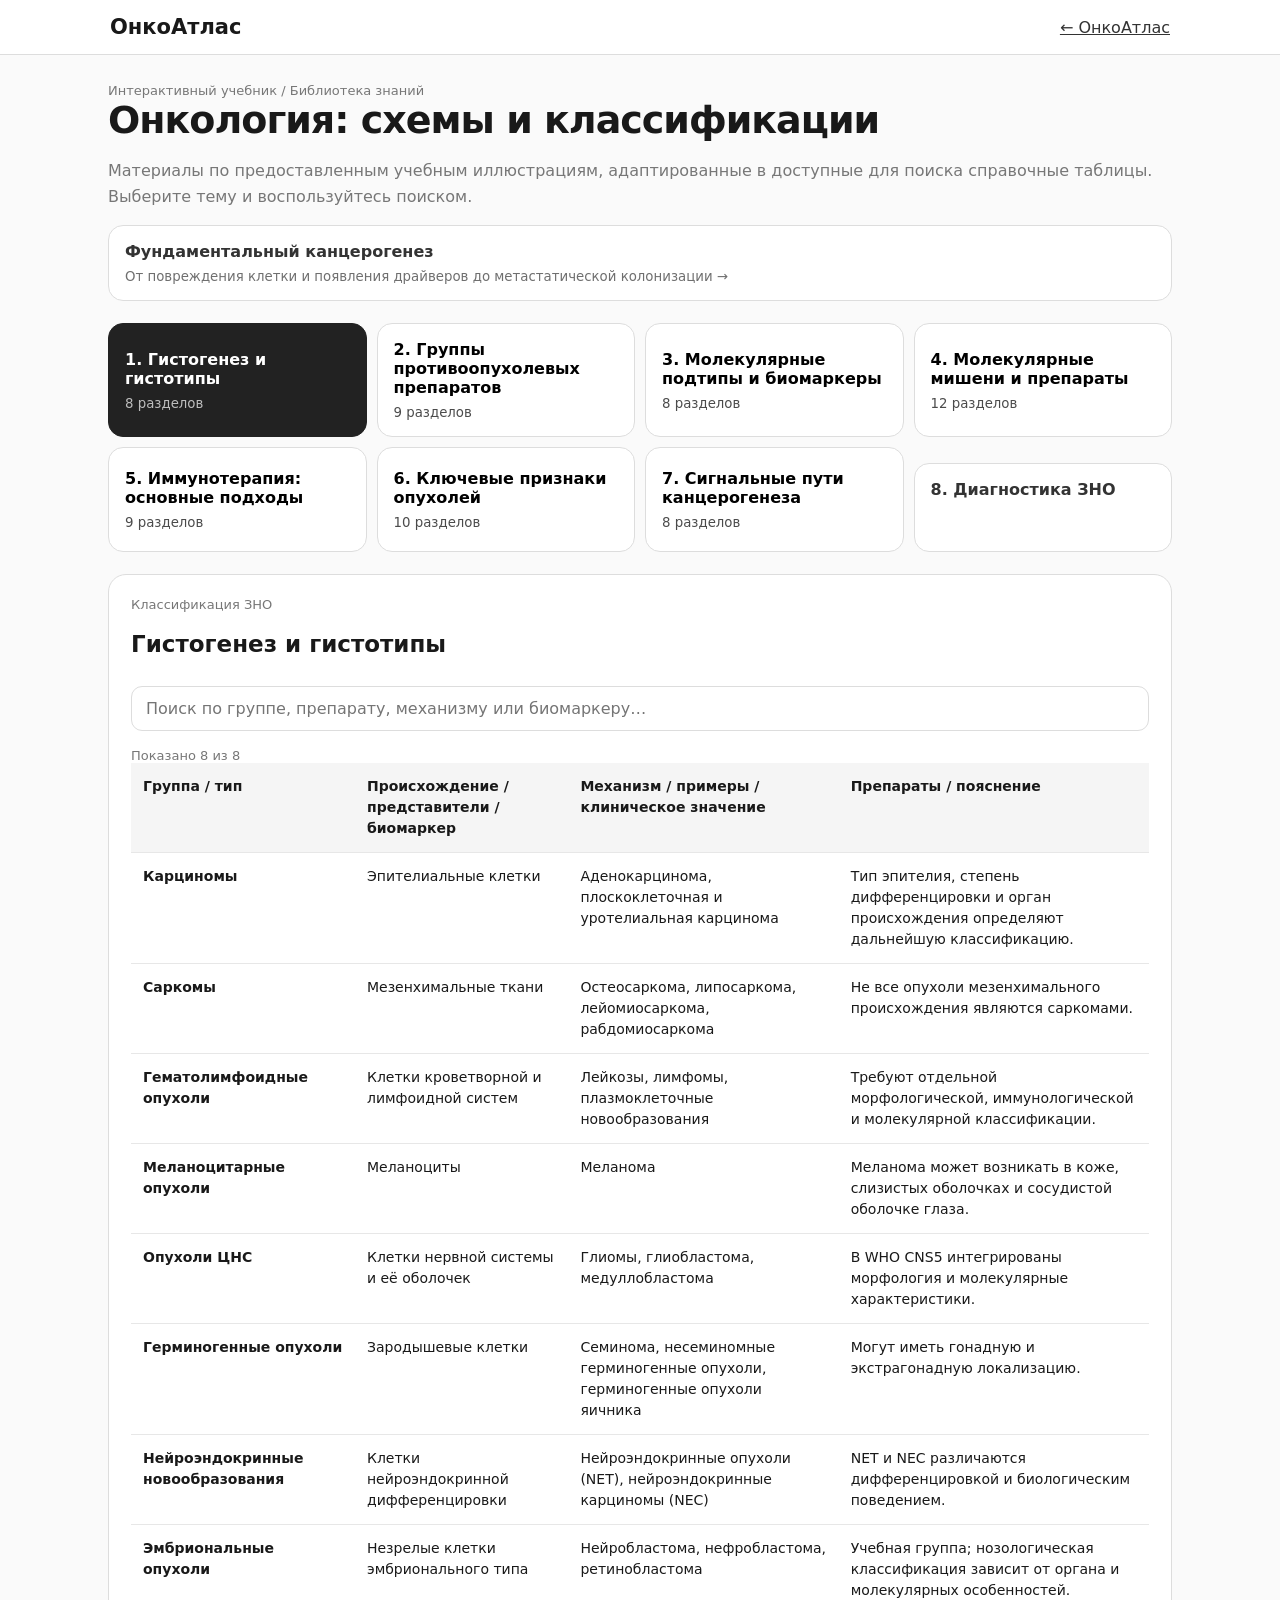
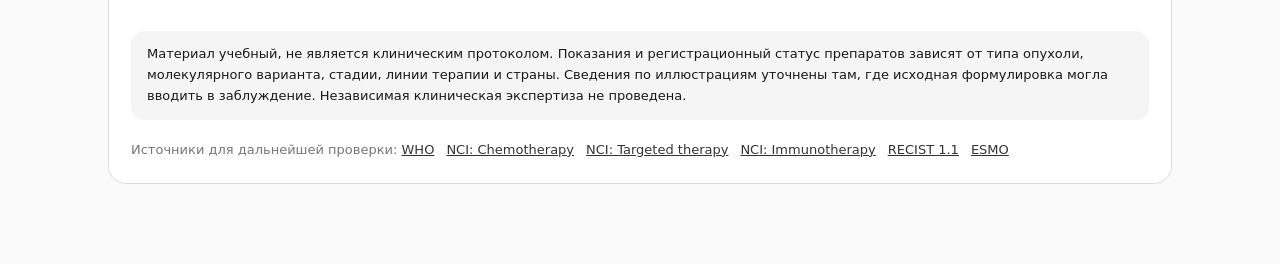
<file: learning-library.html>
<!doctype html><html lang="ru"><head><meta charset="utf-8"><meta name="viewport" content="width=device-width,initial-scale=1"><title>Библиотека знаний — ОнкоАтлас</title><style>:root{font-family:Inter,system-ui,-apple-system,Arial,sans-serif;background:#fafafa;color:#191919}*{box-sizing:border-box}body{margin:0}header{position:sticky;top:0;background:#fff;border-bottom:1px solid #ddd;z-index:5}header>div{max-width:1100px;margin:auto;padding:15px 20px;display:flex;justify-content:space-between;align-items:center}a{color:#333}.brand{font-size:21px;font-weight:800}.wrap{max-width:1100px;margin:auto;padding:28px 18px 80px}h1{font-size:clamp(26px,4vw,38px);letter-spacing:-1px;margin:0 0 10px}h2{font-size:23px}p{line-height:1.6}.muted{color:#777}.small{font-size:13px}.topics{display:grid;grid-template-columns:repeat(4,minmax(0,1fr));gap:10px;margin:22px 0}.topic{background:#fff;border:1px solid #ddd;border-radius:15px;padding:16px;cursor:pointer;text-align:left;font:inherit;min-height:105px}.topic-link{display:block;text-decoration:none;margin-top:16px;min-height:0}.topic-link strong{display:block}.topic.active{background:#222;color:white;border-color:#222}.topic small{display:block;margin-top:8px;opacity:.7}.panel{background:#fff;border:1px solid #ddd;border-radius:18px;padding:22px}.search{padding:12px 14px;border:1px solid #ddd;border-radius:11px;font:inherit;width:100%;margin:10px 0 17px}.tablewrap{overflow-x:auto}.data{border-collapse:collapse;width:100%;min-width:630px;font-size:14px}.data th{text-align:left;background:#f5f5f5;font-weight:700}.data th,.data td{border-bottom:1px solid #e7e7e7;padding:13px 12px;vertical-align:top;line-height:1.5}.data td:first-child{font-weight:700;width:22%}.data tr:last-child td{border-bottom:0}.meta{background:#f5f5f5;border-radius:13px;padding:13px 16px;margin-top:17px;font-size:13px;line-height:1.6}.sources{font-size:13px;color:#777;line-height:1.8;margin-top:18px}.sources a{margin-right:12px}.count{font-size:13px;color:#777}@media(max-width:700px){.topics{grid-template-columns:repeat(2,minmax(0,1fr))}.topic{min-height:100px;padding:13px}.panel{padding:14px}.wrap{padding:22px 13px 60px}.data{font-size:13px}.data td,.data th{padding:11px 9px}}@media print{header,.topics,.search{display:none}.panel{border:0}.data{min-width:0}}</style></head><body><header><div><div class="brand">ОнкоАтлас</div><a href="./index.html">← ОнкоАтлас</a></div></header><main class="wrap"><div class="small muted">Интерактивный учебник / Библиотека знаний</div><h1>Онкология: схемы и классификации</h1><p class="muted">Материалы по предоставленным учебным иллюстрациям, адаптированные в доступные для поиска справочные таблицы. Выберите тему и воспользуйтесь поиском.</p><a class="topic topic-link" href="./carcinogenesis.html"><strong>Фундаментальный канцерогенез</strong><small>От повреждения клетки и появления драйверов до метастатической колонизации →</small></a><div class="topics" id="topics"></div><section class="panel"><div class="small muted" id="subtitle"></div><h2 id="heading"></h2><input class="search" id="search" type="search" placeholder="Поиск по группе, препарату, механизму или биомаркеру…" aria-label="Поиск по таблице"><div class="count" id="count"></div><div class="tablewrap"><table class="data"><thead id="thead"></thead><tbody id="tbody"></tbody></table></div><div class="meta">Материал учебный, не является клиническим протоколом. Показания и регистрационный статус препаратов зависят от типа опухоли, молекулярного варианта, стадии, линии терапии и страны. Сведения по иллюстрациям уточнены там, где исходная формулировка могла вводить в заблуждение. Независимая клиническая экспертиза не проведена.</div><div class="sources">Источники для дальнейшей проверки: <a href="https://www.who.int/health-topics/cancer" target="_blank" rel="noopener">WHO</a><a href="https://www.cancer.gov/about-cancer/treatment/types/chemotherapy" target="_blank" rel="noopener">NCI: Chemotherapy</a><a href="https://www.cancer.gov/about-cancer/treatment/types/targeted-therapies" target="_blank" rel="noopener">NCI: Targeted therapy</a><a href="https://www.cancer.gov/about-cancer/treatment/types/immunotherapy" target="_blank" rel="noopener">NCI: Immunotherapy</a><a href="https://doi.org/10.1016/j.ejca.2008.10.026" target="_blank" rel="noopener">RECIST 1.1</a><a href="https://www.esmo.org/guidelines" target="_blank" rel="noopener">ESMO</a></div></section>
<section class="panel" id="diagnostic-methods" hidden>
  <h2>Диагностика ЗНО</h2>
  <p>Инструментальные и лабораторные методы в порядке диагностических задач. Набор исследований и последовательность определяет профильный алгоритм.</p>
  <label for="diagnostic-search">Поиск метода</label>
  <input class="search" id="diagnostic-search" type="search" placeholder="Например, КТ, ИГХ, биопсия">
  <p class="count" id="diagnostic-count" role="status"></p>
  <div id="diagnostic-list"></div>
</section>
<style>
#diagnostic-list details{border-top:1px solid var(--line,#bbb);padding:.65rem 0}
#diagnostic-list summary{cursor:pointer;font-weight:700}
#diagnostic-list p{margin:.55rem 0}
</style>
</main><script src="./diagnostic-methods.js"></script><script>const DATA=[["Гистогенез и гистотипы","Классификация ЗНО",[["Карциномы","Эпителиальные клетки","Аденокарцинома, плоскоклеточная и уротелиальная карцинома","Тип эпителия, степень дифференцировки и орган происхождения определяют дальнейшую классификацию."],["Саркомы","Мезенхимальные ткани","Остеосаркома, липосаркома, лейомиосаркома, рабдомиосаркома","Не все опухоли мезенхимального происхождения являются саркомами."],["Гематолимфоидные опухоли","Клетки кроветворной и лимфоидной систем","Лейкозы, лимфомы, плазмоклеточные новообразования","Требуют отдельной морфологической, иммунологической и молекулярной классификации."],["Меланоцитарные опухоли","Меланоциты","Меланома","Меланома может возникать в коже, слизистых оболочках и сосудистой оболочке глаза."],["Опухоли ЦНС","Клетки нервной системы и её оболочек","Глиомы, глиобластома, медуллобластома","В WHO CNS5 интегрированы морфология и молекулярные характеристики."],["Герминогенные опухоли","Зародышевые клетки","Семинома, несеминомные герминогенные опухоли, герминогенные опухоли яичника","Могут иметь гонадную и экстрагонадную локализацию."],["Нейроэндокринные новообразования","Клетки нейроэндокринной дифференцировки","Нейроэндокринные опухоли (NET), нейроэндокринные карциномы (NEC)","NET и NEC различаются дифференцировкой и биологическим поведением."],["Эмбриональные опухоли","Незрелые клетки эмбрионального типа","Нейробластома, нефробластома, ретинобластома","Учебная группа; нозологическая классификация зависит от органа и молекулярных особенностей."]]],["Группы противоопухолевых препаратов","Цитотоксическая и эндокринная терапия",[["Алкилирующие агенты","Циклофосфамид, ифосфамид, мелфалан, хлорамбуцил, кармустин, ломустин","Ковалентное повреждение ДНК, включая образование поперечных сшивок; нарушение репликации и транскрипции."],["Антиметаболиты","Метотрексат, 5-фторурацил, капецитабин, гемцитабин, пеметрексед, флударабин","Нарушение синтеза нуклеотидов и/или включение аналогов в ДНК/РНК; механизмы различаются между препаратами."],["Антрациклины","Доксорубицин, даунорубицин, эпирубицин, идарубицин","Интеркаляция в ДНК, ингибирование топоизомеразы II и образование активных форм кислорода."],["Таксаны","Паклитаксел, доцетаксел, кабазитаксел","Стабилизация микротрубочек и подавление их динамической перестройки; нарушение митоза."],["Эпиподофиллотоксины","Этопозид, тенипозид","Ингибирование топоизомеразы II с накоплением разрывов ДНК."],["Ингибиторы топоизомеразы I","Иринотекан, топотекан","Стабилизация комплекса топоизомераза I–ДНК и накопление одноцепочечных повреждений, переходящих в двуцепочечные при репликации."],["Прочие ингибиторы топоизомеразы II","Амсакрин, митоксантрон","Ингибирование топоизомеразы II; механизмы и дополнительные эффекты различаются."],["Препараты платины","Цисплатин, карбоплатин, оксалиплатин","Формирование внутри- и межцепочечных сшивок ДНК. Это платиновые комплексы, а не классические алкилирующие агенты."],["Эндокринная терапия","Тамоксифен, летрозол, анастрозол, экземестан, фулвестрант, гозерелин, лейпрорелин","Модуляция или деградация гормональных рецепторов, подавление синтеза эстрогенов либо супрессия гонадной функции. Не относится к цитотоксической химиотерапии."]]],["Молекулярные подтипы и биомаркеры","Биология опухоли",[["Активирующие драйверы","EGFR, KRAS, NRAS, BRAF, PIK3CA","Могут приводить к конститутивной активации сигнальных путей; значение зависит от варианта и нозологии."],["Инактивация супрессоров","TP53, RB1, APC, PTEN, CDKN2A","Нарушение контроля клеточного цикла, апоптоза и геномной стабильности."],["Дефекты репарации","BRCA1/2, PALB2, ATM, CHEK2; HRD","Часть дефектов создаёт терапевтическую уязвимость к PARP-ингибированию; клиническая применимость контекстна."],["MSI-H / dMMR","MLH1, MSH2, MSH6, PMS2","Дефицит репарации неспаренных оснований; в ряде опухолей предиктор эффективности иммунных ингибиторов контрольных точек."],["Генные слияния","ALK, ROS1, RET, NTRK, BCR::ABL1","Могут образовывать конститутивно активные химерные киназы; необходим валидированный метод выявления."],["Амплификации / гиперэкспрессия","ERBB2 (HER2), EGFR, MET, FGFR","Усиление сигнализации не равнозначно наличию активирующей мутации; терапия зависит от конкретного теста."],["Эпигенетические изменения","IDH1/2, EZH2, DNMT3A","Могут влиять на метилирование и клеточную дифференцировку."],["Интегрированные молекулярные классы","РМЖ: HR/HER2; эндометрий: POLEmut/MMRd/p53abn/NSMP; глиомы: IDH/1p19q","Классификация зависит от конкретной нозологии; группы не взаимоисключающие между всеми опухолями."]]],["Молекулярные мишени и препараты","Таргетная терапия",[["EGFR","Активирующие EGFR-мутации при НМРЛ","Осимертиниб","Ингибирование тирозинкиназной активности мутантного EGFR."],["ALK","ALK-перестройка при НМРЛ","Алектиниб, лорлатиниб","Ингибирование ALK-киназы."],["ROS1","ROS1-перестройка при НМРЛ","Энтректиниб, репотректиниб","Ингибирование ROS1-киназы."],["BRAF V600E","BRAF V600E в соответствующих опухолях","Дабрафениб + траметиниб","Ингибирование BRAF и нижележащей MEK."],["HER2","HER2-положительные опухоли по нозологическим критериям","Трастузумаб, трастузумаб дерукстекан","Блокада HER2 и/или доставка цитотоксического агента в составе ADC."],["KRAS G12C","KRAS G12C в отдельных опухолях","Соторасиб, адаграсиб","Ковалентное ингибирование KRAS G12C."],["MET exon 14 skipping","METex14 при НМРЛ","Капматиниб, тепотиниб","Ингибирование MET-киназы."],["RET","RET-перестройка / определённые RET-изменения","Селперкатиниб","Селективное ингибирование RET."],["NTRK1/2/3","Функциональное NTRK-слияние","Ларотректиниб, энтректиниб","Ингибирование TRK-киназ."],["BRCA1/2 / HRD","Определённые опухоли с нарушением HRR","Олапариб","Ингибирование PARP; синтетическая летальность при дефектах гомологичной рекомбинации."],["PIK3CA","PIK3CA-мутированный HR+/HER2− РМЖ в определённых условиях","Алпелисиб","Ингибирование PI3Kα."],["BCR::ABL1","Филадельфийская хромосома при ХМЛ","Иматиниб","Ингибирование тирозинкиназы BCR::ABL1."]]],["Иммунотерапия: основные подходы","Иммуноонкология",[["PD-1 / PD-L1","Пембролизумаб, ниволумаб; атезолизумаб, дурвалумаб","Блокада ингибирующего взаимодействия PD-1–PD-L1."],["CTLA-4","Ипилимумаб, тремелимумаб","Блокада CTLA-4, влияющего преимущественно на раннюю активацию Т-клеток."],["LAG-3","Релатлимаб + ниволумаб","Комбинированная блокада LAG-3 и PD-1; один из вариантов терапии определённой меланомы."],["CAR-T","Анти-CD19 и анти-BCMA клеточные продукты","Генно-модифицированные Т-клетки с химерным антигенным рецептором; распознавание антигена не требует MHC."],["TCR-T","Афамитресген аутолейцел","Генно-модифицированный TCR распознаёт пептидный антиген в комплексе с HLA; требуется соответствующий HLA/антиген."],["Биспецифические антитела","Блинатумомаб, эпкоритамаб, глофитамаб, теклистамаб, тарлатамаб","Связывают CD3 на Т-клетке и опухолевый антиген, способствуя направленному цитолизу."],["TIL-терапия","Лифилейцел","Выделение и ex vivo экспансия опухоль-инфильтрирующих лимфоцитов с последующей инфузией."],["Онколитические вирусы","Талимоген лагерпарепвек (T-VEC)","Локальная репликация вируса в опухолевой ткани и индукция иммунного ответа."],["Терапевтические вакцины","Сипулейцел-T","Аутологичная клеточная иммунотерапия, направленная на индукцию антиген-специфического ответа."]]],["Ключевые признаки опухолей","Hallmarks of Cancer",[["Поддержание пролиферации","RTK–RAS–MAPK, PI3K–AKT–mTOR","Таргетные ингибиторы соответствующих мишеней."],["Уклонение от подавления роста","TP53, RB1, CDKN2A","CDK4/6-ингибиторы при соответствующих показаниях."],["Уклонение от иммунного разрушения","PD-1/PD-L1, дефекты презентации антигена","Ингибиторы иммунных контрольных точек."],["Резистентность к клеточной гибели","BCL-2 и другие регуляторы апоптоза","Венетоклакс в определённых гематологических нозологиях."],["Репликативное бессмертие","Поддержание теломер, TERT","Терапевтические подходы изучаются; не универсальная одобренная мишень."],["Ангиогенез","VEGF и микроокружение","Бевацизумаб и другие антиангиогенные препараты по показаниям."],["Инвазия и метастазирование","EMT, взаимодействие с матриксом","Нет универсального препарата против самого hallmark."],["Метаболическое перепрограммирование","Аэробный гликолиз и другие пути","Часть метаболических подходов находится в исследовании."],["Геномная нестабильность","Дефекты репарации ДНК","PARP-ингибиторы в соответствующих клинических ситуациях."],["Опухоль-ассоциированное воспаление","Цитокины, иммунные и стромальные клетки","Контекстно-зависимые подходы, включая иммунотерапию."]]],["Сигнальные пути канцерогенеза","Внутриклеточные каскады",[["MAPK","RTK → RAS → RAF → MEK → ERK","Пролиферация и дифференцировка; EGFR, BRAF, MEK — примеры мишеней."],["PI3K–AKT–mTOR","RTK → PI3K → AKT → mTOR; PTEN тормозит сигнал","Выживание, рост и метаболизм клетки."],["WNT/β-катенин","WNT → FZD/LRP → стабилизация β-катенина","Транскрипция, дифференцировка и стволовые свойства."],["JAK–STAT","Цитокиновый рецептор → JAK → STAT","Ответ на цитокины и регуляция экспрессии генов."],["TGF-β–SMAD","TGF-βR → SMAD2/3 + SMAD4","Контекстно-зависимое подавление роста или поддержка инвазии/EMT."],["NOTCH","Лиганд → протеолиз NOTCH → NICD","Контроль дифференцировки и клеточной судьбы."],["SHH","SHH → PTCH1/SMO → GLI","Развитие тканей; SMO — терапевтическая мишень в отдельных опухолях."],["Hippo–YAP/TAZ","LATS1/2 подавляют ядерную активность YAP/TAZ","Контактное торможение роста и регуляция пролиферации."]]]];let selected=0;function openTopic(){const match=/^#topic-(\d+)$/.exec(location.hash);const diagnostic = location.hash === '#topic-8' || location.hash.startsWith('#diagnostic-');
E("diagnostic-methods").hidden = !diagnostic;
E("heading").closest('section').hidden = diagnostic;
const index=match ? Number(match[1])-1 : 0;selected=diagnostic ? DATA.length : DATA[index] ? index : 0;E("search").value="";render();
if (diagnostic) {
  E("diagnostic-search").value = '';
  renderDiagnostics();
  const target = E(location.hash.slice(1));
  if (target?.matches('details')) { target.open = true; target.scrollIntoView(); }
}};const E=id=>document.getElementById(id);const esc=s=>String(s).replace(/[&<>"']/g,c=>({"&":"&amp;","<":"&lt;",">":"&gt;",'"':"&quot;","'":"&#39;"}[c]));function render(){E("topics").innerHTML=DATA.map((x,i)=>'<button class="topic '+(selected===i?'active':'')+'" data-i="'+i+'"><strong>'+(i+1)+'. '+esc(x[0])+'</strong><small>'+x[2].length+' разделов</small></button>').join("")+'<a class="topic topic-link '+(selected===DATA.length?'active':'')+'" href="#topic-8"><strong>8. Диагностика ЗНО</strong></a>';if(selected===DATA.length)return;const d=DATA[selected],cols=d[2][0].length;E("heading").textContent=d[0];E("subtitle").textContent=d[1];E("thead").innerHTML='<tr>'+(['Группа / тип','Происхождение / представители / биомаркер','Механизм / примеры / клиническое значение','Препараты / пояснение'].slice(0,cols)).map(x=>'<th scope="col">'+x+'</th>').join('')+'</tr>';const q=E("search").value.toLowerCase().trim(),rows=d[2].filter(r=>r.join(" ").toLowerCase().includes(q));E("count").textContent='Показано '+rows.length+' из '+d[2].length;E("tbody").innerHTML=rows.map(r=>'<tr>'+r.map(c=>'<td>'+esc(c)+'</td>').join('')+'</tr>').join('')||'<tr><td colspan="'+cols+'">Совпадений нет</td></tr>'}document.addEventListener("click",e=>{const b=e.target.closest("[data-i]");if(b){const hash="#topic-"+(+b.dataset.i+1);if(location.hash!==hash)location.hash=hash;else openTopic()}});E("search").addEventListener("input",render);
function renderDiagnostics() {
  const normalize = value => value.toLowerCase().replaceAll('ё', 'е').replace(/[^a-zа-я0-9]+/g, ' ');
  const terms = normalize(E('diagnostic-search').value).trim().split(/\s+/).filter(Boolean);
  let count = 0;
  E('diagnostic-list').innerHTML = diagnosticMethods.map(([group, methods]) => {
    const cards = methods.filter(([, ...fields]) => terms.every(term => normalize([group, ...fields.slice(0, 5)].join(' ')).includes(term)));
    count += cards.length;
    return cards.length ? '<section><h3>'+esc(group)+'</h3>'+cards.map(([id, title, , purpose, finding, next, sources]) =>
      '<details id="diagnostic-'+esc(id)+'"><summary>'+esc(title)+'</summary>'+
      '<p><strong>Цель.</strong> '+esc(purpose)+'</p>'+
      '<p><strong>Значимая находка и её значение.</strong> '+esc(finding)+'</p>'+
      '<p><strong>Следующий шаг.</strong> '+esc(next)+'</p>'+
      '<p class="small">'+sources.map(key => {
        const [label,url]=diagnosticSources[key];
        return '<a href="'+esc(url)+'">'+esc(label)+'</a>';
      }).join(' · ')+'</p></details>').join('')+'</section>' : '';
  }).join('');
  E('diagnostic-count').textContent = count ? 'Методов: '+count : 'Совпадений нет';
}
E('diagnostic-search').addEventListener('input',renderDiagnostics);
window.addEventListener("hashchange",openTopic);openTopic();</script></body></html>
</file>
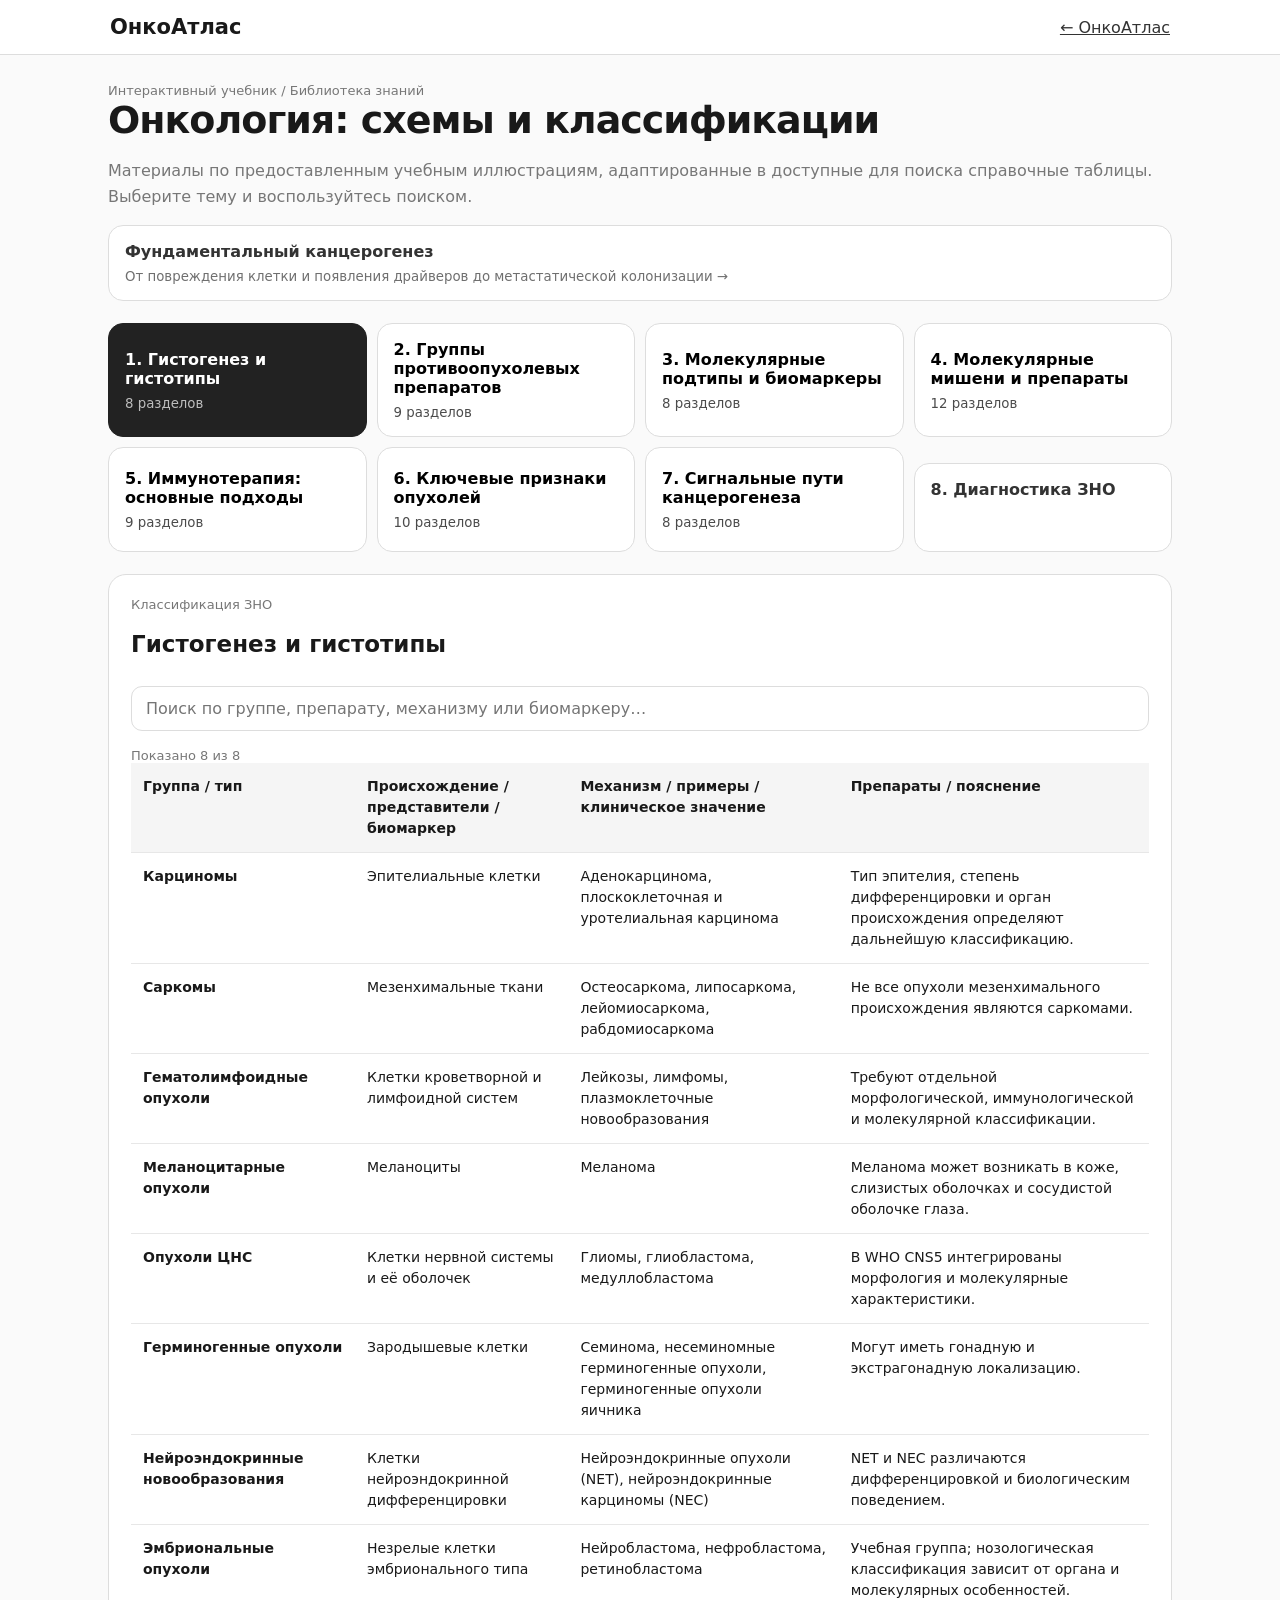
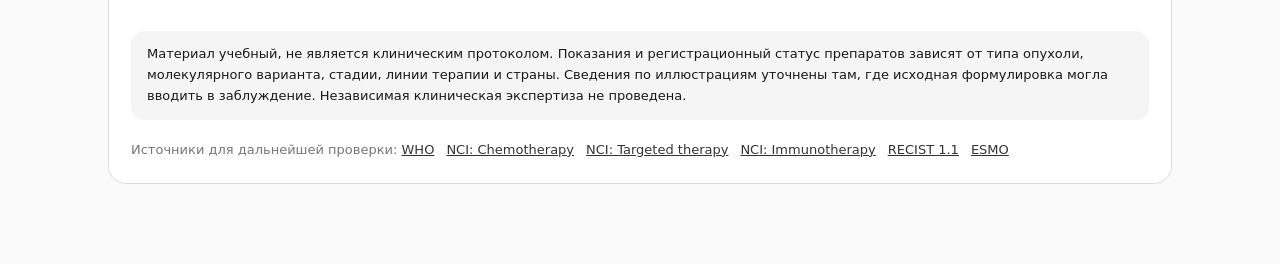
<file: learning.html>
<!doctype html><html lang="ru"><head><meta charset="utf-8"><meta name="viewport" content="width=device-width,initial-scale=1"><meta http-equiv="refresh" content="0;url=./learning-library.html"><title>Библиотека знаний — ОнкоАтлас</title><link rel="canonical" href="./learning-library.html"></head><body><p>Интерактивные уроки убраны. <a href="./learning-library.html">Перейти в библиотеку знаний</a>.</p></body></html>
</file>
